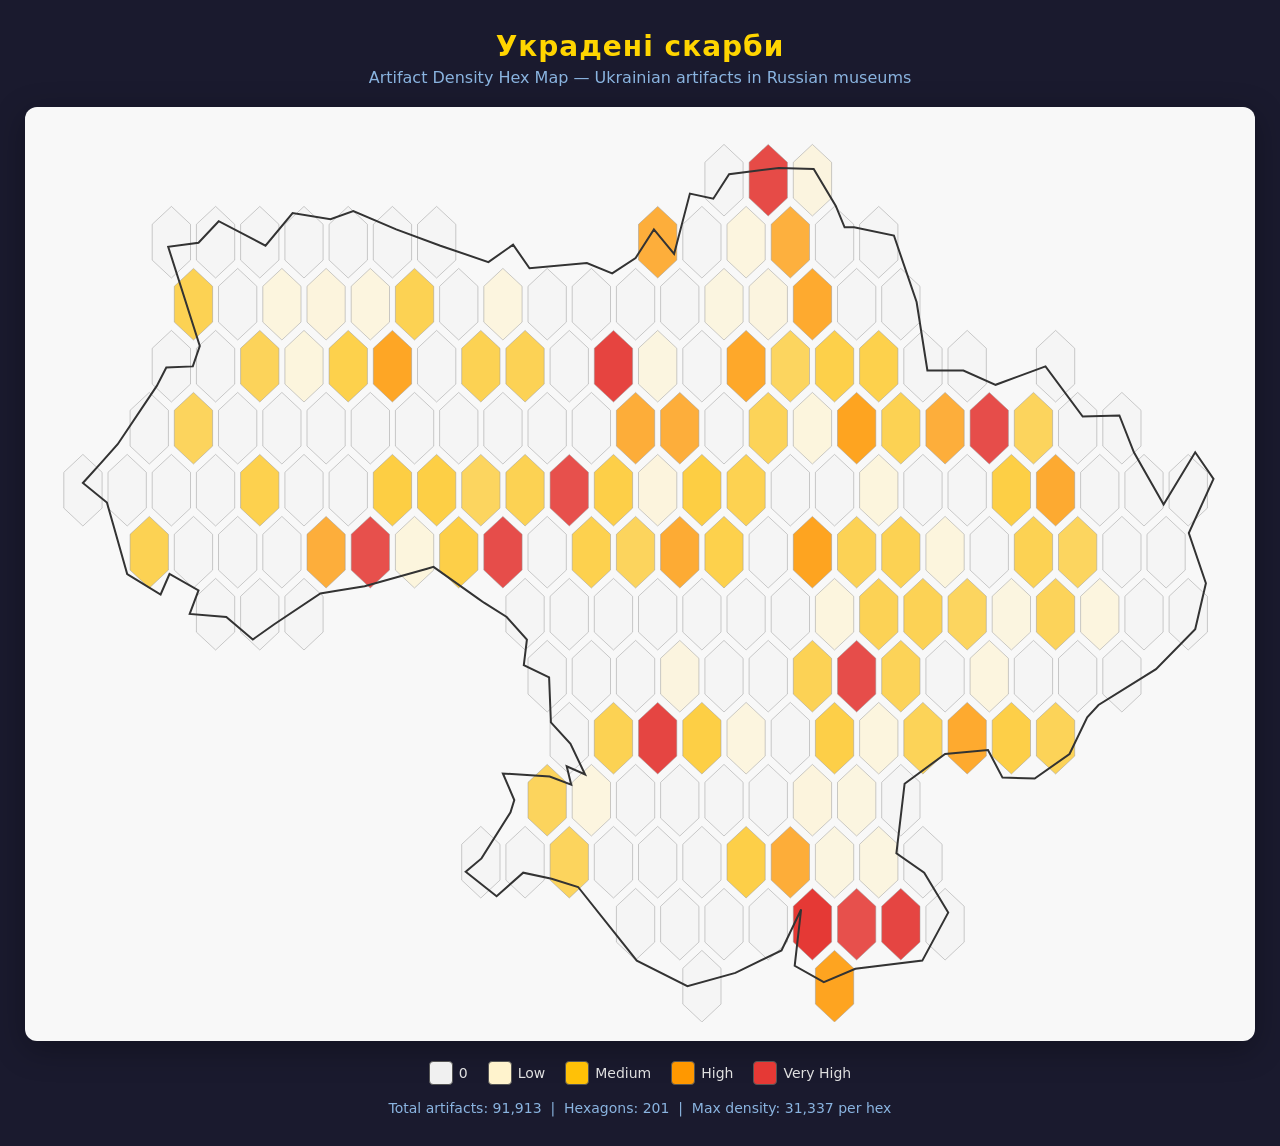
<file: ukraine_hex_map.html>
<!DOCTYPE html>
<html lang="en">
<head>
<meta charset="UTF-8">
<meta name="viewport" content="width=device-width, initial-scale=1.0">
<title>Украдені скарби — Hex Density Map</title>
<style>
  * { margin: 0; padding: 0; box-sizing: border-box; }
  body { 
    background: #1a1a2e; 
    color: #e0e0e0; 
    font-family: 'Segoe UI', system-ui, sans-serif;
    display: flex; flex-direction: column; align-items: center;
    min-height: 100vh; padding: 30px 20px;
  }
  h1 { 
    font-size: 28px; margin-bottom: 5px; color: #ffd500;
    letter-spacing: 1px;
  }
  h2 {
    font-size: 16px; color: #8ab4e0; margin-bottom: 20px;
    font-weight: 400;
  }
  .map-container {
    background: #f8f8f8;
    border-radius: 12px;
    padding: 15px;
    box-shadow: 0 8px 32px rgba(0,0,0,0.3);
  }
  svg polygon:hover {
    stroke: #000;
    stroke-width: 2;
    cursor: pointer;
  }
  .legend {
    display: flex; gap: 20px; margin-top: 20px;
    align-items: center; font-size: 14px;
  }
  .legend-item {
    display: flex; align-items: center; gap: 6px;
  }
  .legend-swatch {
    width: 24px; height: 24px; border-radius: 4px;
    border: 1px solid #555;
  }
  .stats {
    margin-top: 15px; font-size: 14px; color: #8ab4e0;
  }
  #tooltip {
    position: fixed; background: #222; color: #fff;
    padding: 8px 14px; border-radius: 6px; font-size: 13px;
    pointer-events: none; display: none; z-index: 100;
    box-shadow: 0 4px 12px rgba(0,0,0,0.4);
  }
</style>
</head>
<body>

<h1>Украдені скарби</h1>
<h2>Artifact Density Hex Map — Ukrainian artifacts in Russian museums</h2>

<div class="map-container">
  <svg viewBox="0 0 1200 900" width="1200" height="900"
       xmlns="http://www.w3.org/2000/svg">
    <!-- Hexagons -->
    <polygon points="681.0,846.3 661.9,828.4 642.8,846.3 642.8,882.1 661.9,900.0 681.0,882.1" fill="#f0f0f0" fill-opacity="0.4" stroke="#999" stroke-width="0.5" data-count="0" data-hermitage="0" data-shm="0"><title>Artifacts: 0 (Hermitage: 0, SHM: 0)</title></polygon><polygon points="813.7,846.3 794.5,828.4 775.4,846.3 775.4,882.1 794.5,900.0 813.7,882.1" fill="#ff9800" fill-opacity="0.87" stroke="#999" stroke-width="0.5" data-count="2319" data-hermitage="0" data-shm="2319"><title>Artifacts: 2319 (Hermitage: 0, SHM: 2319)</title></polygon><polygon points="614.7,784.3 595.6,766.4 576.4,784.3 576.4,820.1 595.6,838.0 614.7,820.1" fill="#f0f0f0" fill-opacity="0.4" stroke="#999" stroke-width="0.5" data-count="0" data-hermitage="0" data-shm="0"><title>Artifacts: 0 (Hermitage: 0, SHM: 0)</title></polygon><polygon points="658.9,784.3 639.8,766.4 620.6,784.3 620.6,820.1 639.8,838.0 658.9,820.1" fill="#f0f0f0" fill-opacity="0.4" stroke="#999" stroke-width="0.5" data-count="0" data-hermitage="0" data-shm="0"><title>Artifacts: 0 (Hermitage: 0, SHM: 0)</title></polygon><polygon points="703.1,784.3 684.0,766.4 664.9,784.3 664.9,820.1 684.0,838.0 703.1,820.1" fill="#f0f0f0" fill-opacity="0.4" stroke="#999" stroke-width="0.5" data-count="0" data-hermitage="0" data-shm="0"><title>Artifacts: 0 (Hermitage: 0, SHM: 0)</title></polygon><polygon points="747.4,784.3 728.2,766.4 709.1,784.3 709.1,820.1 728.2,838.0 747.4,820.1" fill="#f0f0f0" fill-opacity="0.4" stroke="#999" stroke-width="0.5" data-count="0" data-hermitage="0" data-shm="0"><title>Artifacts: 0 (Hermitage: 0, SHM: 0)</title></polygon><polygon points="791.6,784.3 772.4,766.4 753.3,784.3 753.3,820.1 772.4,838.0 791.6,820.1" fill="#e53935" fill-opacity="1.00" stroke="#999" stroke-width="0.5" data-count="31337" data-hermitage="2298" data-shm="29039"><title>Artifacts: 31337 (Hermitage: 2298, SHM: 29039)</title></polygon><polygon points="835.8,784.3 816.6,766.4 797.5,784.3 797.5,820.1 816.6,838.0 835.8,820.1" fill="#e53935" fill-opacity="0.88" stroke="#999" stroke-width="0.5" data-count="2773" data-hermitage="100" data-shm="2673"><title>Artifacts: 2773 (Hermitage: 100, SHM: 2673)</title></polygon><polygon points="880.0,784.3 860.8,766.4 841.7,784.3 841.7,820.1 860.8,838.0 880.0,820.1" fill="#e53935" fill-opacity="0.93" stroke="#999" stroke-width="0.5" data-count="7550" data-hermitage="164" data-shm="7386"><title>Artifacts: 7550 (Hermitage: 164, SHM: 7386)</title></polygon><polygon points="924.2,784.3 905.1,766.4 885.9,784.3 885.9,820.1 905.1,838.0 924.2,820.1" fill="#f0f0f0" fill-opacity="0.4" stroke="#999" stroke-width="0.5" data-count="0" data-hermitage="0" data-shm="0"><title>Artifacts: 0 (Hermitage: 0, SHM: 0)</title></polygon><polygon points="460.0,722.3 440.8,704.4 421.7,722.3 421.7,758.1 440.8,776.0 460.0,758.1" fill="#f0f0f0" fill-opacity="0.4" stroke="#999" stroke-width="0.5" data-count="0" data-hermitage="0" data-shm="0"><title>Artifacts: 0 (Hermitage: 0, SHM: 0)</title></polygon><polygon points="504.2,722.3 485.1,704.4 465.9,722.3 465.9,758.1 485.1,776.0 504.2,758.1" fill="#f0f0f0" fill-opacity="0.4" stroke="#999" stroke-width="0.5" data-count="0" data-hermitage="0" data-shm="0"><title>Artifacts: 0 (Hermitage: 0, SHM: 0)</title></polygon><polygon points="548.4,722.3 529.3,704.4 510.1,722.3 510.1,758.1 529.3,776.0 548.4,758.1" fill="#ffc107" fill-opacity="0.64" stroke="#999" stroke-width="0.5" data-count="16" data-hermitage="0" data-shm="16"><title>Artifacts: 16 (Hermitage: 0, SHM: 16)</title></polygon><polygon points="592.6,722.3 573.5,704.4 554.3,722.3 554.3,758.1 573.5,776.0 592.6,758.1" fill="#f0f0f0" fill-opacity="0.4" stroke="#999" stroke-width="0.5" data-count="0" data-hermitage="0" data-shm="0"><title>Artifacts: 0 (Hermitage: 0, SHM: 0)</title></polygon><polygon points="636.8,722.3 617.7,704.4 598.5,722.3 598.5,758.1 617.7,776.0 636.8,758.1" fill="#f0f0f0" fill-opacity="0.4" stroke="#999" stroke-width="0.5" data-count="0" data-hermitage="0" data-shm="0"><title>Artifacts: 0 (Hermitage: 0, SHM: 0)</title></polygon><polygon points="681.0,722.3 661.9,704.4 642.8,722.3 642.8,758.1 661.9,776.0 681.0,758.1" fill="#f0f0f0" fill-opacity="0.4" stroke="#999" stroke-width="0.5" data-count="0" data-hermitage="0" data-shm="0"><title>Artifacts: 0 (Hermitage: 0, SHM: 0)</title></polygon><polygon points="725.2,722.3 706.1,704.4 687.0,722.3 687.0,758.1 706.1,776.0 725.2,758.1" fill="#ffc107" fill-opacity="0.73" stroke="#999" stroke-width="0.5" data-count="105" data-hermitage="105" data-shm="0"><title>Artifacts: 105 (Hermitage: 105, SHM: 0)</title></polygon><polygon points="769.5,722.3 750.3,704.4 731.2,722.3 731.2,758.1 750.3,776.0 769.5,758.1" fill="#ff9800" fill-opacity="0.77" stroke="#999" stroke-width="0.5" data-count="262" data-hermitage="2" data-shm="260"><title>Artifacts: 262 (Hermitage: 2, SHM: 260)</title></polygon><polygon points="813.7,722.3 794.5,704.4 775.4,722.3 775.4,758.1 794.5,776.0 813.7,758.1" fill="#fff3cd" fill-opacity="0.53" stroke="#999" stroke-width="0.5" data-count="1" data-hermitage="0" data-shm="1"><title>Artifacts: 1 (Hermitage: 0, SHM: 1)</title></polygon><polygon points="857.9,722.3 838.7,704.4 819.6,722.3 819.6,758.1 838.7,776.0 857.9,758.1" fill="#fff3cd" fill-opacity="0.53" stroke="#999" stroke-width="0.5" data-count="1" data-hermitage="1" data-shm="0"><title>Artifacts: 1 (Hermitage: 1, SHM: 0)</title></polygon><polygon points="902.1,722.3 882.9,704.4 863.8,722.3 863.8,758.1 882.9,776.0 902.1,758.1" fill="#f0f0f0" fill-opacity="0.4" stroke="#999" stroke-width="0.5" data-count="0" data-hermitage="0" data-shm="0"><title>Artifacts: 0 (Hermitage: 0, SHM: 0)</title></polygon><polygon points="526.3,660.3 507.2,642.4 488.0,660.3 488.0,696.1 507.2,714.0 526.3,696.1" fill="#ffc107" fill-opacity="0.64" stroke="#999" stroke-width="0.5" data-count="18" data-hermitage="0" data-shm="18"><title>Artifacts: 18 (Hermitage: 0, SHM: 18)</title></polygon><polygon points="570.5,660.3 551.4,642.4 532.2,660.3 532.2,696.1 551.4,714.0 570.5,696.1" fill="#fff3cd" fill-opacity="0.57" stroke="#999" stroke-width="0.5" data-count="3" data-hermitage="2" data-shm="1"><title>Artifacts: 3 (Hermitage: 2, SHM: 1)</title></polygon><polygon points="614.7,660.3 595.6,642.4 576.4,660.3 576.4,696.1 595.6,714.0 614.7,696.1" fill="#f0f0f0" fill-opacity="0.4" stroke="#999" stroke-width="0.5" data-count="0" data-hermitage="0" data-shm="0"><title>Artifacts: 0 (Hermitage: 0, SHM: 0)</title></polygon><polygon points="658.9,660.3 639.8,642.4 620.6,660.3 620.6,696.1 639.8,714.0 658.9,696.1" fill="#f0f0f0" fill-opacity="0.4" stroke="#999" stroke-width="0.5" data-count="0" data-hermitage="0" data-shm="0"><title>Artifacts: 0 (Hermitage: 0, SHM: 0)</title></polygon><polygon points="703.1,660.3 684.0,642.4 664.9,660.3 664.9,696.1 684.0,714.0 703.1,696.1" fill="#f0f0f0" fill-opacity="0.4" stroke="#999" stroke-width="0.5" data-count="0" data-hermitage="0" data-shm="0"><title>Artifacts: 0 (Hermitage: 0, SHM: 0)</title></polygon><polygon points="747.4,660.3 728.2,642.4 709.1,660.3 709.1,696.1 728.2,714.0 747.4,696.1" fill="#f0f0f0" fill-opacity="0.4" stroke="#999" stroke-width="0.5" data-count="0" data-hermitage="0" data-shm="0"><title>Artifacts: 0 (Hermitage: 0, SHM: 0)</title></polygon><polygon points="791.6,660.3 772.4,642.4 753.3,660.3 753.3,696.1 772.4,714.0 791.6,696.1" fill="#fff3cd" fill-opacity="0.62" stroke="#999" stroke-width="0.5" data-count="12" data-hermitage="12" data-shm="0"><title>Artifacts: 12 (Hermitage: 12, SHM: 0)</title></polygon><polygon points="835.8,660.3 816.6,642.4 797.5,660.3 797.5,696.1 816.6,714.0 835.8,696.1" fill="#fff3cd" fill-opacity="0.53" stroke="#999" stroke-width="0.5" data-count="1" data-hermitage="0" data-shm="1"><title>Artifacts: 1 (Hermitage: 0, SHM: 1)</title></polygon><polygon points="880.0,660.3 860.8,642.4 841.7,660.3 841.7,696.1 860.8,714.0 880.0,696.1" fill="#f0f0f0" fill-opacity="0.4" stroke="#999" stroke-width="0.5" data-count="0" data-hermitage="0" data-shm="0"><title>Artifacts: 0 (Hermitage: 0, SHM: 0)</title></polygon><polygon points="548.4,598.3 529.3,580.4 510.1,598.3 510.1,634.1 529.3,652.0 548.4,634.1" fill="#f0f0f0" fill-opacity="0.4" stroke="#999" stroke-width="0.5" data-count="0" data-hermitage="0" data-shm="0"><title>Artifacts: 0 (Hermitage: 0, SHM: 0)</title></polygon><polygon points="592.6,598.3 573.5,580.4 554.3,598.3 554.3,634.1 573.5,652.0 592.6,634.1" fill="#ffc107" fill-opacity="0.68" stroke="#999" stroke-width="0.5" data-count="39" data-hermitage="30" data-shm="9"><title>Artifacts: 39 (Hermitage: 30, SHM: 9)</title></polygon><polygon points="636.8,598.3 617.7,580.4 598.5,598.3 598.5,634.1 617.7,652.0 636.8,634.1" fill="#e53935" fill-opacity="0.93" stroke="#999" stroke-width="0.5" data-count="6677" data-hermitage="6340" data-shm="337"><title>Artifacts: 6677 (Hermitage: 6340, SHM: 337)</title></polygon><polygon points="681.0,598.3 661.9,580.4 642.8,598.3 642.8,634.1 661.9,652.0 681.0,634.1" fill="#ffc107" fill-opacity="0.74" stroke="#999" stroke-width="0.5" data-count="153" data-hermitage="1" data-shm="152"><title>Artifacts: 153 (Hermitage: 1, SHM: 152)</title></polygon><polygon points="725.2,598.3 706.1,580.4 687.0,598.3 687.0,634.1 706.1,652.0 725.2,634.1" fill="#fff3cd" fill-opacity="0.58" stroke="#999" stroke-width="0.5" data-count="4" data-hermitage="3" data-shm="1"><title>Artifacts: 4 (Hermitage: 3, SHM: 1)</title></polygon><polygon points="769.5,598.3 750.3,580.4 731.2,598.3 731.2,634.1 750.3,652.0 769.5,634.1" fill="#f0f0f0" fill-opacity="0.4" stroke="#999" stroke-width="0.5" data-count="0" data-hermitage="0" data-shm="0"><title>Artifacts: 0 (Hermitage: 0, SHM: 0)</title></polygon><polygon points="813.7,598.3 794.5,580.4 775.4,598.3 775.4,634.1 794.5,652.0 813.7,634.1" fill="#ffc107" fill-opacity="0.73" stroke="#999" stroke-width="0.5" data-count="119" data-hermitage="0" data-shm="119"><title>Artifacts: 119 (Hermitage: 0, SHM: 119)</title></polygon><polygon points="857.9,598.3 838.7,580.4 819.6,598.3 819.6,634.1 838.7,652.0 857.9,634.1" fill="#fff3cd" fill-opacity="0.59" stroke="#999" stroke-width="0.5" data-count="6" data-hermitage="6" data-shm="0"><title>Artifacts: 6 (Hermitage: 6, SHM: 0)</title></polygon><polygon points="902.1,598.3 882.9,580.4 863.8,598.3 863.8,634.1 882.9,652.0 902.1,634.1" fill="#ffc107" fill-opacity="0.66" stroke="#999" stroke-width="0.5" data-count="25" data-hermitage="0" data-shm="25"><title>Artifacts: 25 (Hermitage: 0, SHM: 25)</title></polygon><polygon points="946.3,598.3 927.2,580.4 908.0,598.3 908.0,634.1 927.2,652.0 946.3,634.1" fill="#ff9800" fill-opacity="0.81" stroke="#999" stroke-width="0.5" data-count="647" data-hermitage="0" data-shm="647"><title>Artifacts: 647 (Hermitage: 0, SHM: 647)</title></polygon><polygon points="990.5,598.3 971.4,580.4 952.2,598.3 952.2,634.1 971.4,652.0 990.5,634.1" fill="#ffc107" fill-opacity="0.73" stroke="#999" stroke-width="0.5" data-count="119" data-hermitage="0" data-shm="119"><title>Artifacts: 119 (Hermitage: 0, SHM: 119)</title></polygon><polygon points="1034.7,598.3 1015.6,580.4 996.4,598.3 996.4,634.1 1015.6,652.0 1034.7,634.1" fill="#ffc107" fill-opacity="0.66" stroke="#999" stroke-width="0.5" data-count="24" data-hermitage="0" data-shm="24"><title>Artifacts: 24 (Hermitage: 0, SHM: 24)</title></polygon><polygon points="526.3,536.3 507.2,518.4 488.0,536.3 488.0,572.1 507.2,590.0 526.3,572.1" fill="#f0f0f0" fill-opacity="0.4" stroke="#999" stroke-width="0.5" data-count="0" data-hermitage="0" data-shm="0"><title>Artifacts: 0 (Hermitage: 0, SHM: 0)</title></polygon><polygon points="570.5,536.3 551.4,518.4 532.2,536.3 532.2,572.1 551.4,590.0 570.5,572.1" fill="#f0f0f0" fill-opacity="0.4" stroke="#999" stroke-width="0.5" data-count="0" data-hermitage="0" data-shm="0"><title>Artifacts: 0 (Hermitage: 0, SHM: 0)</title></polygon><polygon points="614.7,536.3 595.6,518.4 576.4,536.3 576.4,572.1 595.6,590.0 614.7,572.1" fill="#f0f0f0" fill-opacity="0.4" stroke="#999" stroke-width="0.5" data-count="0" data-hermitage="0" data-shm="0"><title>Artifacts: 0 (Hermitage: 0, SHM: 0)</title></polygon><polygon points="658.9,536.3 639.8,518.4 620.6,536.3 620.6,572.1 639.8,590.0 658.9,572.1" fill="#fff3cd" fill-opacity="0.55" stroke="#999" stroke-width="0.5" data-count="2" data-hermitage="0" data-shm="2"><title>Artifacts: 2 (Hermitage: 0, SHM: 2)</title></polygon><polygon points="703.1,536.3 684.0,518.4 664.9,536.3 664.9,572.1 684.0,590.0 703.1,572.1" fill="#f0f0f0" fill-opacity="0.4" stroke="#999" stroke-width="0.5" data-count="0" data-hermitage="0" data-shm="0"><title>Artifacts: 0 (Hermitage: 0, SHM: 0)</title></polygon><polygon points="747.4,536.3 728.2,518.4 709.1,536.3 709.1,572.1 728.2,590.0 747.4,572.1" fill="#f0f0f0" fill-opacity="0.4" stroke="#999" stroke-width="0.5" data-count="0" data-hermitage="0" data-shm="0"><title>Artifacts: 0 (Hermitage: 0, SHM: 0)</title></polygon><polygon points="791.6,536.3 772.4,518.4 753.3,536.3 753.3,572.1 772.4,590.0 791.6,572.1" fill="#ffc107" fill-opacity="0.67" stroke="#999" stroke-width="0.5" data-count="32" data-hermitage="19" data-shm="13"><title>Artifacts: 32 (Hermitage: 19, SHM: 13)</title></polygon><polygon points="835.8,536.3 816.6,518.4 797.5,536.3 797.5,572.1 816.6,590.0 835.8,572.1" fill="#e53935" fill-opacity="0.89" stroke="#999" stroke-width="0.5" data-count="3473" data-hermitage="128" data-shm="3345"><title>Artifacts: 3473 (Hermitage: 128, SHM: 3345)</title></polygon><polygon points="880.0,536.3 860.8,518.4 841.7,536.3 841.7,572.1 860.8,590.0 880.0,572.1" fill="#ffc107" fill-opacity="0.66" stroke="#999" stroke-width="0.5" data-count="29" data-hermitage="0" data-shm="29"><title>Artifacts: 29 (Hermitage: 0, SHM: 29)</title></polygon><polygon points="924.2,536.3 905.1,518.4 885.9,536.3 885.9,572.1 905.1,590.0 924.2,572.1" fill="#f0f0f0" fill-opacity="0.4" stroke="#999" stroke-width="0.5" data-count="0" data-hermitage="0" data-shm="0"><title>Artifacts: 0 (Hermitage: 0, SHM: 0)</title></polygon><polygon points="968.4,536.3 949.3,518.4 930.1,536.3 930.1,572.1 949.3,590.0 968.4,572.1" fill="#fff3cd" fill-opacity="0.57" stroke="#999" stroke-width="0.5" data-count="3" data-hermitage="0" data-shm="3"><title>Artifacts: 3 (Hermitage: 0, SHM: 3)</title></polygon><polygon points="1012.6,536.3 993.5,518.4 974.3,536.3 974.3,572.1 993.5,590.0 1012.6,572.1" fill="#f0f0f0" fill-opacity="0.4" stroke="#999" stroke-width="0.5" data-count="0" data-hermitage="0" data-shm="0"><title>Artifacts: 0 (Hermitage: 0, SHM: 0)</title></polygon><polygon points="1056.8,536.3 1037.7,518.4 1018.5,536.3 1018.5,572.1 1037.7,590.0 1056.8,572.1" fill="#f0f0f0" fill-opacity="0.4" stroke="#999" stroke-width="0.5" data-count="0" data-hermitage="0" data-shm="0"><title>Artifacts: 0 (Hermitage: 0, SHM: 0)</title></polygon><polygon points="1101.0,536.3 1081.9,518.4 1062.8,536.3 1062.8,572.1 1081.9,590.0 1101.0,572.1" fill="#f0f0f0" fill-opacity="0.4" stroke="#999" stroke-width="0.5" data-count="0" data-hermitage="0" data-shm="0"><title>Artifacts: 0 (Hermitage: 0, SHM: 0)</title></polygon><polygon points="194.7,474.3 175.6,456.4 156.4,474.3 156.4,510.1 175.6,528.0 194.7,510.1" fill="#f0f0f0" fill-opacity="0.4" stroke="#999" stroke-width="0.5" data-count="0" data-hermitage="0" data-shm="0"><title>Artifacts: 0 (Hermitage: 0, SHM: 0)</title></polygon><polygon points="238.9,474.3 219.8,456.4 200.6,474.3 200.6,510.1 219.8,528.0 238.9,510.1" fill="#f0f0f0" fill-opacity="0.4" stroke="#999" stroke-width="0.5" data-count="0" data-hermitage="0" data-shm="0"><title>Artifacts: 0 (Hermitage: 0, SHM: 0)</title></polygon><polygon points="283.1,474.3 264.0,456.4 244.9,474.3 244.9,510.1 264.0,528.0 283.1,510.1" fill="#f0f0f0" fill-opacity="0.4" stroke="#999" stroke-width="0.5" data-count="0" data-hermitage="0" data-shm="0"><title>Artifacts: 0 (Hermitage: 0, SHM: 0)</title></polygon><polygon points="504.2,474.3 485.1,456.4 465.9,474.3 465.9,510.1 485.1,528.0 504.2,510.1" fill="#f0f0f0" fill-opacity="0.4" stroke="#999" stroke-width="0.5" data-count="0" data-hermitage="0" data-shm="0"><title>Artifacts: 0 (Hermitage: 0, SHM: 0)</title></polygon><polygon points="548.4,474.3 529.3,456.4 510.1,474.3 510.1,510.1 529.3,528.0 548.4,510.1" fill="#f0f0f0" fill-opacity="0.4" stroke="#999" stroke-width="0.5" data-count="0" data-hermitage="0" data-shm="0"><title>Artifacts: 0 (Hermitage: 0, SHM: 0)</title></polygon><polygon points="592.6,474.3 573.5,456.4 554.3,474.3 554.3,510.1 573.5,528.0 592.6,510.1" fill="#f0f0f0" fill-opacity="0.4" stroke="#999" stroke-width="0.5" data-count="0" data-hermitage="0" data-shm="0"><title>Artifacts: 0 (Hermitage: 0, SHM: 0)</title></polygon><polygon points="636.8,474.3 617.7,456.4 598.5,474.3 598.5,510.1 617.7,528.0 636.8,510.1" fill="#f0f0f0" fill-opacity="0.4" stroke="#999" stroke-width="0.5" data-count="0" data-hermitage="0" data-shm="0"><title>Artifacts: 0 (Hermitage: 0, SHM: 0)</title></polygon><polygon points="681.0,474.3 661.9,456.4 642.8,474.3 642.8,510.1 661.9,528.0 681.0,510.1" fill="#f0f0f0" fill-opacity="0.4" stroke="#999" stroke-width="0.5" data-count="0" data-hermitage="0" data-shm="0"><title>Artifacts: 0 (Hermitage: 0, SHM: 0)</title></polygon><polygon points="725.2,474.3 706.1,456.4 687.0,474.3 687.0,510.1 706.1,528.0 725.2,510.1" fill="#f0f0f0" fill-opacity="0.4" stroke="#999" stroke-width="0.5" data-count="0" data-hermitage="0" data-shm="0"><title>Artifacts: 0 (Hermitage: 0, SHM: 0)</title></polygon><polygon points="769.5,474.3 750.3,456.4 731.2,474.3 731.2,510.1 750.3,528.0 769.5,510.1" fill="#f0f0f0" fill-opacity="0.4" stroke="#999" stroke-width="0.5" data-count="0" data-hermitage="0" data-shm="0"><title>Artifacts: 0 (Hermitage: 0, SHM: 0)</title></polygon><polygon points="813.7,474.3 794.5,456.4 775.4,474.3 775.4,510.1 794.5,528.0 813.7,510.1" fill="#fff3cd" fill-opacity="0.59" stroke="#999" stroke-width="0.5" data-count="5" data-hermitage="1" data-shm="4"><title>Artifacts: 5 (Hermitage: 1, SHM: 4)</title></polygon><polygon points="857.9,474.3 838.7,456.4 819.6,474.3 819.6,510.1 838.7,528.0 857.9,510.1" fill="#ffc107" fill-opacity="0.67" stroke="#999" stroke-width="0.5" data-count="34" data-hermitage="14" data-shm="20"><title>Artifacts: 34 (Hermitage: 14, SHM: 20)</title></polygon><polygon points="902.1,474.3 882.9,456.4 863.8,474.3 863.8,510.1 882.9,528.0 902.1,510.1" fill="#ffc107" fill-opacity="0.67" stroke="#999" stroke-width="0.5" data-count="32" data-hermitage="4" data-shm="28"><title>Artifacts: 32 (Hermitage: 4, SHM: 28)</title></polygon><polygon points="946.3,474.3 927.2,456.4 908.0,474.3 908.0,510.1 927.2,528.0 946.3,510.1" fill="#ffc107" fill-opacity="0.63" stroke="#999" stroke-width="0.5" data-count="14" data-hermitage="14" data-shm="0"><title>Artifacts: 14 (Hermitage: 14, SHM: 0)</title></polygon><polygon points="990.5,474.3 971.4,456.4 952.2,474.3 952.2,510.1 971.4,528.0 990.5,510.1" fill="#fff3cd" fill-opacity="0.53" stroke="#999" stroke-width="0.5" data-count="1" data-hermitage="0" data-shm="1"><title>Artifacts: 1 (Hermitage: 0, SHM: 1)</title></polygon><polygon points="1034.7,474.3 1015.6,456.4 996.4,474.3 996.4,510.1 1015.6,528.0 1034.7,510.1" fill="#ffc107" fill-opacity="0.65" stroke="#999" stroke-width="0.5" data-count="21" data-hermitage="0" data-shm="21"><title>Artifacts: 21 (Hermitage: 0, SHM: 21)</title></polygon><polygon points="1078.9,474.3 1059.8,456.4 1040.6,474.3 1040.6,510.1 1059.8,528.0 1078.9,510.1" fill="#fff3cd" fill-opacity="0.57" stroke="#999" stroke-width="0.5" data-count="3" data-hermitage="0" data-shm="3"><title>Artifacts: 3 (Hermitage: 0, SHM: 3)</title></polygon><polygon points="1123.1,474.3 1104.0,456.4 1084.9,474.3 1084.9,510.1 1104.0,528.0 1123.1,510.1" fill="#f0f0f0" fill-opacity="0.4" stroke="#999" stroke-width="0.5" data-count="0" data-hermitage="0" data-shm="0"><title>Artifacts: 0 (Hermitage: 0, SHM: 0)</title></polygon><polygon points="1167.4,474.3 1148.2,456.4 1129.1,474.3 1129.1,510.1 1148.2,528.0 1167.4,510.1" fill="#f0f0f0" fill-opacity="0.4" stroke="#999" stroke-width="0.5" data-count="0" data-hermitage="0" data-shm="0"><title>Artifacts: 0 (Hermitage: 0, SHM: 0)</title></polygon><polygon points="128.4,412.3 109.3,394.4 90.1,412.3 90.1,448.1 109.3,466.0 128.4,448.1" fill="#ffc107" fill-opacity="0.68" stroke="#999" stroke-width="0.5" data-count="44" data-hermitage="44" data-shm="0"><title>Artifacts: 44 (Hermitage: 44, SHM: 0)</title></polygon><polygon points="172.6,412.3 153.5,394.4 134.3,412.3 134.3,448.1 153.5,466.0 172.6,448.1" fill="#f0f0f0" fill-opacity="0.4" stroke="#999" stroke-width="0.5" data-count="0" data-hermitage="0" data-shm="0"><title>Artifacts: 0 (Hermitage: 0, SHM: 0)</title></polygon><polygon points="216.8,412.3 197.7,394.4 178.5,412.3 178.5,448.1 197.7,466.0 216.8,448.1" fill="#f0f0f0" fill-opacity="0.4" stroke="#999" stroke-width="0.5" data-count="0" data-hermitage="0" data-shm="0"><title>Artifacts: 0 (Hermitage: 0, SHM: 0)</title></polygon><polygon points="261.0,412.3 241.9,394.4 222.8,412.3 222.8,448.1 241.9,466.0 261.0,448.1" fill="#f0f0f0" fill-opacity="0.4" stroke="#999" stroke-width="0.5" data-count="0" data-hermitage="0" data-shm="0"><title>Artifacts: 0 (Hermitage: 0, SHM: 0)</title></polygon><polygon points="305.2,412.3 286.1,394.4 267.0,412.3 267.0,448.1 286.1,466.0 305.2,448.1" fill="#ff9800" fill-opacity="0.76" stroke="#999" stroke-width="0.5" data-count="211" data-hermitage="75" data-shm="136"><title>Artifacts: 211 (Hermitage: 75, SHM: 136)</title></polygon><polygon points="349.5,412.3 330.3,394.4 311.2,412.3 311.2,448.1 330.3,466.0 349.5,448.1" fill="#e53935" fill-opacity="0.88" stroke="#999" stroke-width="0.5" data-count="2680" data-hermitage="2680" data-shm="0"><title>Artifacts: 2680 (Hermitage: 2680, SHM: 0)</title></polygon><polygon points="393.7,412.3 374.5,394.4 355.4,412.3 355.4,448.1 374.5,466.0 393.7,448.1" fill="#fff3cd" fill-opacity="0.61" stroke="#999" stroke-width="0.5" data-count="8" data-hermitage="1" data-shm="7"><title>Artifacts: 8 (Hermitage: 1, SHM: 7)</title></polygon><polygon points="437.9,412.3 418.7,394.4 399.6,412.3 399.6,448.1 418.7,466.0 437.9,448.1" fill="#ffc107" fill-opacity="0.73" stroke="#999" stroke-width="0.5" data-count="120" data-hermitage="116" data-shm="4"><title>Artifacts: 120 (Hermitage: 116, SHM: 4)</title></polygon><polygon points="482.1,412.3 462.9,394.4 443.8,412.3 443.8,448.1 462.9,466.0 482.1,448.1" fill="#e53935" fill-opacity="0.89" stroke="#999" stroke-width="0.5" data-count="3211" data-hermitage="3204" data-shm="7"><title>Artifacts: 3211 (Hermitage: 3204, SHM: 7)</title></polygon><polygon points="526.3,412.3 507.2,394.4 488.0,412.3 488.0,448.1 507.2,466.0 526.3,448.1" fill="#f0f0f0" fill-opacity="0.4" stroke="#999" stroke-width="0.5" data-count="0" data-hermitage="0" data-shm="0"><title>Artifacts: 0 (Hermitage: 0, SHM: 0)</title></polygon><polygon points="570.5,412.3 551.4,394.4 532.2,412.3 532.2,448.1 551.4,466.0 570.5,448.1" fill="#ffc107" fill-opacity="0.70" stroke="#999" stroke-width="0.5" data-count="57" data-hermitage="0" data-shm="57"><title>Artifacts: 57 (Hermitage: 0, SHM: 57)</title></polygon><polygon points="614.7,412.3 595.6,394.4 576.4,412.3 576.4,448.1 595.6,466.0 614.7,448.1" fill="#ffc107" fill-opacity="0.64" stroke="#999" stroke-width="0.5" data-count="16" data-hermitage="0" data-shm="16"><title>Artifacts: 16 (Hermitage: 0, SHM: 16)</title></polygon><polygon points="658.9,412.3 639.8,394.4 620.6,412.3 620.6,448.1 639.8,466.0 658.9,448.1" fill="#ff9800" fill-opacity="0.79" stroke="#999" stroke-width="0.5" data-count="366" data-hermitage="366" data-shm="0"><title>Artifacts: 366 (Hermitage: 366, SHM: 0)</title></polygon><polygon points="703.1,412.3 684.0,394.4 664.9,412.3 664.9,448.1 684.0,466.0 703.1,448.1" fill="#ffc107" fill-opacity="0.71" stroke="#999" stroke-width="0.5" data-count="74" data-hermitage="74" data-shm="0"><title>Artifacts: 74 (Hermitage: 74, SHM: 0)</title></polygon><polygon points="747.4,412.3 728.2,394.4 709.1,412.3 709.1,448.1 728.2,466.0 747.4,448.1" fill="#f0f0f0" fill-opacity="0.4" stroke="#999" stroke-width="0.5" data-count="0" data-hermitage="0" data-shm="0"><title>Artifacts: 0 (Hermitage: 0, SHM: 0)</title></polygon><polygon points="791.6,412.3 772.4,394.4 753.3,412.3 753.3,448.1 772.4,466.0 791.6,448.1" fill="#ff9800" fill-opacity="0.87" stroke="#999" stroke-width="0.5" data-count="2274" data-hermitage="16" data-shm="2258"><title>Artifacts: 2274 (Hermitage: 16, SHM: 2258)</title></polygon><polygon points="835.8,412.3 816.6,394.4 797.5,412.3 797.5,448.1 816.6,466.0 835.8,448.1" fill="#ffc107" fill-opacity="0.67" stroke="#999" stroke-width="0.5" data-count="36" data-hermitage="3" data-shm="33"><title>Artifacts: 36 (Hermitage: 3, SHM: 33)</title></polygon><polygon points="880.0,412.3 860.8,394.4 841.7,412.3 841.7,448.1 860.8,466.0 880.0,448.1" fill="#ffc107" fill-opacity="0.68" stroke="#999" stroke-width="0.5" data-count="42" data-hermitage="0" data-shm="42"><title>Artifacts: 42 (Hermitage: 0, SHM: 42)</title></polygon><polygon points="924.2,412.3 905.1,394.4 885.9,412.3 885.9,448.1 905.1,466.0 924.2,448.1" fill="#fff3cd" fill-opacity="0.61" stroke="#999" stroke-width="0.5" data-count="9" data-hermitage="0" data-shm="9"><title>Artifacts: 9 (Hermitage: 0, SHM: 9)</title></polygon><polygon points="968.4,412.3 949.3,394.4 930.1,412.3 930.1,448.1 949.3,466.0 968.4,448.1" fill="#f0f0f0" fill-opacity="0.4" stroke="#999" stroke-width="0.5" data-count="0" data-hermitage="0" data-shm="0"><title>Artifacts: 0 (Hermitage: 0, SHM: 0)</title></polygon><polygon points="1012.6,412.3 993.5,394.4 974.3,412.3 974.3,448.1 993.5,466.0 1012.6,448.1" fill="#ffc107" fill-opacity="0.68" stroke="#999" stroke-width="0.5" data-count="45" data-hermitage="0" data-shm="45"><title>Artifacts: 45 (Hermitage: 0, SHM: 45)</title></polygon><polygon points="1056.8,412.3 1037.7,394.4 1018.5,412.3 1018.5,448.1 1037.7,466.0 1056.8,448.1" fill="#ffc107" fill-opacity="0.63" stroke="#999" stroke-width="0.5" data-count="15" data-hermitage="0" data-shm="15"><title>Artifacts: 15 (Hermitage: 0, SHM: 15)</title></polygon><polygon points="1101.0,412.3 1081.9,394.4 1062.8,412.3 1062.8,448.1 1081.9,466.0 1101.0,448.1" fill="#f0f0f0" fill-opacity="0.4" stroke="#999" stroke-width="0.5" data-count="0" data-hermitage="0" data-shm="0"><title>Artifacts: 0 (Hermitage: 0, SHM: 0)</title></polygon><polygon points="1145.2,412.3 1126.1,394.4 1107.0,412.3 1107.0,448.1 1126.1,466.0 1145.2,448.1" fill="#f0f0f0" fill-opacity="0.4" stroke="#999" stroke-width="0.5" data-count="0" data-hermitage="0" data-shm="0"><title>Artifacts: 0 (Hermitage: 0, SHM: 0)</title></polygon><polygon points="62.1,350.3 42.9,332.4 23.8,350.3 23.8,386.1 42.9,404.0 62.1,386.1" fill="#f0f0f0" fill-opacity="0.4" stroke="#999" stroke-width="0.5" data-count="0" data-hermitage="0" data-shm="0"><title>Artifacts: 0 (Hermitage: 0, SHM: 0)</title></polygon><polygon points="106.3,350.3 87.2,332.4 68.0,350.3 68.0,386.1 87.2,404.0 106.3,386.1" fill="#f0f0f0" fill-opacity="0.4" stroke="#999" stroke-width="0.5" data-count="0" data-hermitage="0" data-shm="0"><title>Artifacts: 0 (Hermitage: 0, SHM: 0)</title></polygon><polygon points="150.5,350.3 131.4,332.4 112.2,350.3 112.2,386.1 131.4,404.0 150.5,386.1" fill="#f0f0f0" fill-opacity="0.4" stroke="#999" stroke-width="0.5" data-count="0" data-hermitage="0" data-shm="0"><title>Artifacts: 0 (Hermitage: 0, SHM: 0)</title></polygon><polygon points="194.7,350.3 175.6,332.4 156.4,350.3 156.4,386.1 175.6,404.0 194.7,386.1" fill="#f0f0f0" fill-opacity="0.4" stroke="#999" stroke-width="0.5" data-count="0" data-hermitage="0" data-shm="0"><title>Artifacts: 0 (Hermitage: 0, SHM: 0)</title></polygon><polygon points="238.9,350.3 219.8,332.4 200.6,350.3 200.6,386.1 219.8,404.0 238.9,386.1" fill="#ffc107" fill-opacity="0.70" stroke="#999" stroke-width="0.5" data-count="60" data-hermitage="60" data-shm="0"><title>Artifacts: 60 (Hermitage: 60, SHM: 0)</title></polygon><polygon points="283.1,350.3 264.0,332.4 244.9,350.3 244.9,386.1 264.0,404.0 283.1,386.1" fill="#f0f0f0" fill-opacity="0.4" stroke="#999" stroke-width="0.5" data-count="0" data-hermitage="0" data-shm="0"><title>Artifacts: 0 (Hermitage: 0, SHM: 0)</title></polygon><polygon points="327.4,350.3 308.2,332.4 289.1,350.3 289.1,386.1 308.2,404.0 327.4,386.1" fill="#f0f0f0" fill-opacity="0.4" stroke="#999" stroke-width="0.5" data-count="0" data-hermitage="0" data-shm="0"><title>Artifacts: 0 (Hermitage: 0, SHM: 0)</title></polygon><polygon points="371.6,350.3 352.4,332.4 333.3,350.3 333.3,386.1 352.4,404.0 371.6,386.1" fill="#ffc107" fill-opacity="0.75" stroke="#999" stroke-width="0.5" data-count="169" data-hermitage="0" data-shm="169"><title>Artifacts: 169 (Hermitage: 0, SHM: 169)</title></polygon><polygon points="415.8,350.3 396.6,332.4 377.5,350.3 377.5,386.1 396.6,404.0 415.8,386.1" fill="#ffc107" fill-opacity="0.74" stroke="#999" stroke-width="0.5" data-count="130" data-hermitage="130" data-shm="0"><title>Artifacts: 130 (Hermitage: 130, SHM: 0)</title></polygon><polygon points="460.0,350.3 440.8,332.4 421.7,350.3 421.7,386.1 440.8,404.0 460.0,386.1" fill="#ffc107" fill-opacity="0.63" stroke="#999" stroke-width="0.5" data-count="14" data-hermitage="14" data-shm="0"><title>Artifacts: 14 (Hermitage: 14, SHM: 0)</title></polygon><polygon points="504.2,350.3 485.1,332.4 465.9,350.3 465.9,386.1 485.1,404.0 504.2,386.1" fill="#ffc107" fill-opacity="0.68" stroke="#999" stroke-width="0.5" data-count="45" data-hermitage="15" data-shm="30"><title>Artifacts: 45 (Hermitage: 15, SHM: 30)</title></polygon><polygon points="548.4,350.3 529.3,332.4 510.1,350.3 510.1,386.1 529.3,404.0 548.4,386.1" fill="#e53935" fill-opacity="0.88" stroke="#999" stroke-width="0.5" data-count="2492" data-hermitage="504" data-shm="1988"><title>Artifacts: 2492 (Hermitage: 504, SHM: 1988)</title></polygon><polygon points="592.6,350.3 573.5,332.4 554.3,350.3 554.3,386.1 573.5,404.0 592.6,386.1" fill="#ffc107" fill-opacity="0.73" stroke="#999" stroke-width="0.5" data-count="110" data-hermitage="23" data-shm="87"><title>Artifacts: 110 (Hermitage: 23, SHM: 87)</title></polygon><polygon points="636.8,350.3 617.7,332.4 598.5,350.3 598.5,386.1 617.7,404.0 636.8,386.1" fill="#fff3cd" fill-opacity="0.62" stroke="#999" stroke-width="0.5" data-count="10" data-hermitage="10" data-shm="0"><title>Artifacts: 10 (Hermitage: 10, SHM: 0)</title></polygon><polygon points="681.0,350.3 661.9,332.4 642.8,350.3 642.8,386.1 661.9,404.0 681.0,386.1" fill="#ffc107" fill-opacity="0.75" stroke="#999" stroke-width="0.5" data-count="171" data-hermitage="84" data-shm="87"><title>Artifacts: 171 (Hermitage: 84, SHM: 87)</title></polygon><polygon points="725.2,350.3 706.1,332.4 687.0,350.3 687.0,386.1 706.1,404.0 725.2,386.1" fill="#ffc107" fill-opacity="0.69" stroke="#999" stroke-width="0.5" data-count="49" data-hermitage="38" data-shm="11"><title>Artifacts: 49 (Hermitage: 38, SHM: 11)</title></polygon><polygon points="769.5,350.3 750.3,332.4 731.2,350.3 731.2,386.1 750.3,404.0 769.5,386.1" fill="#f0f0f0" fill-opacity="0.4" stroke="#999" stroke-width="0.5" data-count="0" data-hermitage="0" data-shm="0"><title>Artifacts: 0 (Hermitage: 0, SHM: 0)</title></polygon><polygon points="813.7,350.3 794.5,332.4 775.4,350.3 775.4,386.1 794.5,404.0 813.7,386.1" fill="#f0f0f0" fill-opacity="0.4" stroke="#999" stroke-width="0.5" data-count="0" data-hermitage="0" data-shm="0"><title>Artifacts: 0 (Hermitage: 0, SHM: 0)</title></polygon><polygon points="857.9,350.3 838.7,332.4 819.6,350.3 819.6,386.1 838.7,404.0 857.9,386.1" fill="#fff3cd" fill-opacity="0.61" stroke="#999" stroke-width="0.5" data-count="8" data-hermitage="8" data-shm="0"><title>Artifacts: 8 (Hermitage: 8, SHM: 0)</title></polygon><polygon points="902.1,350.3 882.9,332.4 863.8,350.3 863.8,386.1 882.9,404.0 902.1,386.1" fill="#f0f0f0" fill-opacity="0.4" stroke="#999" stroke-width="0.5" data-count="0" data-hermitage="0" data-shm="0"><title>Artifacts: 0 (Hermitage: 0, SHM: 0)</title></polygon><polygon points="946.3,350.3 927.2,332.4 908.0,350.3 908.0,386.1 927.2,404.0 946.3,386.1" fill="#f0f0f0" fill-opacity="0.4" stroke="#999" stroke-width="0.5" data-count="0" data-hermitage="0" data-shm="0"><title>Artifacts: 0 (Hermitage: 0, SHM: 0)</title></polygon><polygon points="990.5,350.3 971.4,332.4 952.2,350.3 952.2,386.1 971.4,404.0 990.5,386.1" fill="#ffc107" fill-opacity="0.74" stroke="#999" stroke-width="0.5" data-count="157" data-hermitage="1" data-shm="156"><title>Artifacts: 157 (Hermitage: 1, SHM: 156)</title></polygon><polygon points="1034.7,350.3 1015.6,332.4 996.4,350.3 996.4,386.1 1015.6,404.0 1034.7,386.1" fill="#ff9800" fill-opacity="0.80" stroke="#999" stroke-width="0.5" data-count="468" data-hermitage="346" data-shm="122"><title>Artifacts: 468 (Hermitage: 346, SHM: 122)</title></polygon><polygon points="1078.9,350.3 1059.8,332.4 1040.6,350.3 1040.6,386.1 1059.8,404.0 1078.9,386.1" fill="#f0f0f0" fill-opacity="0.4" stroke="#999" stroke-width="0.5" data-count="0" data-hermitage="0" data-shm="0"><title>Artifacts: 0 (Hermitage: 0, SHM: 0)</title></polygon><polygon points="1123.1,350.3 1104.0,332.4 1084.9,350.3 1084.9,386.1 1104.0,404.0 1123.1,386.1" fill="#f0f0f0" fill-opacity="0.4" stroke="#999" stroke-width="0.5" data-count="0" data-hermitage="0" data-shm="0"><title>Artifacts: 0 (Hermitage: 0, SHM: 0)</title></polygon><polygon points="1167.4,350.3 1148.2,332.4 1129.1,350.3 1129.1,386.1 1148.2,404.0 1167.4,386.1" fill="#f0f0f0" fill-opacity="0.4" stroke="#999" stroke-width="0.5" data-count="0" data-hermitage="0" data-shm="0"><title>Artifacts: 0 (Hermitage: 0, SHM: 0)</title></polygon><polygon points="128.4,288.3 109.3,270.4 90.1,288.3 90.1,324.1 109.3,342.0 128.4,324.1" fill="#f0f0f0" fill-opacity="0.4" stroke="#999" stroke-width="0.5" data-count="0" data-hermitage="0" data-shm="0"><title>Artifacts: 0 (Hermitage: 0, SHM: 0)</title></polygon><polygon points="172.6,288.3 153.5,270.4 134.3,288.3 134.3,324.1 153.5,342.0 172.6,324.1" fill="#ffc107" fill-opacity="0.64" stroke="#999" stroke-width="0.5" data-count="16" data-hermitage="16" data-shm="0"><title>Artifacts: 16 (Hermitage: 16, SHM: 0)</title></polygon><polygon points="216.8,288.3 197.7,270.4 178.5,288.3 178.5,324.1 197.7,342.0 216.8,324.1" fill="#f0f0f0" fill-opacity="0.4" stroke="#999" stroke-width="0.5" data-count="0" data-hermitage="0" data-shm="0"><title>Artifacts: 0 (Hermitage: 0, SHM: 0)</title></polygon><polygon points="261.0,288.3 241.9,270.4 222.8,288.3 222.8,324.1 241.9,342.0 261.0,324.1" fill="#f0f0f0" fill-opacity="0.4" stroke="#999" stroke-width="0.5" data-count="0" data-hermitage="0" data-shm="0"><title>Artifacts: 0 (Hermitage: 0, SHM: 0)</title></polygon><polygon points="305.2,288.3 286.1,270.4 267.0,288.3 267.0,324.1 286.1,342.0 305.2,324.1" fill="#f0f0f0" fill-opacity="0.4" stroke="#999" stroke-width="0.5" data-count="0" data-hermitage="0" data-shm="0"><title>Artifacts: 0 (Hermitage: 0, SHM: 0)</title></polygon><polygon points="349.5,288.3 330.3,270.4 311.2,288.3 311.2,324.1 330.3,342.0 349.5,324.1" fill="#f0f0f0" fill-opacity="0.4" stroke="#999" stroke-width="0.5" data-count="0" data-hermitage="0" data-shm="0"><title>Artifacts: 0 (Hermitage: 0, SHM: 0)</title></polygon><polygon points="393.7,288.3 374.5,270.4 355.4,288.3 355.4,324.1 374.5,342.0 393.7,324.1" fill="#f0f0f0" fill-opacity="0.4" stroke="#999" stroke-width="0.5" data-count="0" data-hermitage="0" data-shm="0"><title>Artifacts: 0 (Hermitage: 0, SHM: 0)</title></polygon><polygon points="437.9,288.3 418.7,270.4 399.6,288.3 399.6,324.1 418.7,342.0 437.9,324.1" fill="#f0f0f0" fill-opacity="0.4" stroke="#999" stroke-width="0.5" data-count="0" data-hermitage="0" data-shm="0"><title>Artifacts: 0 (Hermitage: 0, SHM: 0)</title></polygon><polygon points="482.1,288.3 462.9,270.4 443.8,288.3 443.8,324.1 462.9,342.0 482.1,324.1" fill="#f0f0f0" fill-opacity="0.4" stroke="#999" stroke-width="0.5" data-count="0" data-hermitage="0" data-shm="0"><title>Artifacts: 0 (Hermitage: 0, SHM: 0)</title></polygon><polygon points="526.3,288.3 507.2,270.4 488.0,288.3 488.0,324.1 507.2,342.0 526.3,324.1" fill="#f0f0f0" fill-opacity="0.4" stroke="#999" stroke-width="0.5" data-count="0" data-hermitage="0" data-shm="0"><title>Artifacts: 0 (Hermitage: 0, SHM: 0)</title></polygon><polygon points="570.5,288.3 551.4,270.4 532.2,288.3 532.2,324.1 551.4,342.0 570.5,324.1" fill="#f0f0f0" fill-opacity="0.4" stroke="#999" stroke-width="0.5" data-count="0" data-hermitage="0" data-shm="0"><title>Artifacts: 0 (Hermitage: 0, SHM: 0)</title></polygon><polygon points="614.7,288.3 595.6,270.4 576.4,288.3 576.4,324.1 595.6,342.0 614.7,324.1" fill="#ff9800" fill-opacity="0.77" stroke="#999" stroke-width="0.5" data-count="254" data-hermitage="60" data-shm="194"><title>Artifacts: 254 (Hermitage: 60, SHM: 194)</title></polygon><polygon points="658.9,288.3 639.8,270.4 620.6,288.3 620.6,324.1 639.8,342.0 658.9,324.1" fill="#ff9800" fill-opacity="0.76" stroke="#999" stroke-width="0.5" data-count="218" data-hermitage="81" data-shm="137"><title>Artifacts: 218 (Hermitage: 81, SHM: 137)</title></polygon><polygon points="703.1,288.3 684.0,270.4 664.9,288.3 664.9,324.1 684.0,342.0 703.1,324.1" fill="#f0f0f0" fill-opacity="0.4" stroke="#999" stroke-width="0.5" data-count="0" data-hermitage="0" data-shm="0"><title>Artifacts: 0 (Hermitage: 0, SHM: 0)</title></polygon><polygon points="747.4,288.3 728.2,270.4 709.1,288.3 709.1,324.1 728.2,342.0 747.4,324.1" fill="#ffc107" fill-opacity="0.66" stroke="#999" stroke-width="0.5" data-count="27" data-hermitage="19" data-shm="8"><title>Artifacts: 27 (Hermitage: 19, SHM: 8)</title></polygon><polygon points="791.6,288.3 772.4,270.4 753.3,288.3 753.3,324.1 772.4,342.0 791.6,324.1" fill="#fff3cd" fill-opacity="0.61" stroke="#999" stroke-width="0.5" data-count="9" data-hermitage="9" data-shm="0"><title>Artifacts: 9 (Hermitage: 9, SHM: 0)</title></polygon><polygon points="835.8,288.3 816.6,270.4 797.5,288.3 797.5,324.1 816.6,342.0 835.8,324.1" fill="#ff9800" fill-opacity="0.87" stroke="#999" stroke-width="0.5" data-count="2106" data-hermitage="0" data-shm="2106"><title>Artifacts: 2106 (Hermitage: 0, SHM: 2106)</title></polygon><polygon points="880.0,288.3 860.8,270.4 841.7,288.3 841.7,324.1 860.8,342.0 880.0,324.1" fill="#ffc107" fill-opacity="0.68" stroke="#999" stroke-width="0.5" data-count="37" data-hermitage="0" data-shm="37"><title>Artifacts: 37 (Hermitage: 0, SHM: 37)</title></polygon><polygon points="924.2,288.3 905.1,270.4 885.9,288.3 885.9,324.1 905.1,342.0 924.2,324.1" fill="#ff9800" fill-opacity="0.76" stroke="#999" stroke-width="0.5" data-count="239" data-hermitage="104" data-shm="135"><title>Artifacts: 239 (Hermitage: 104, SHM: 135)</title></polygon><polygon points="968.4,288.3 949.3,270.4 930.1,288.3 930.1,324.1 949.3,342.0 968.4,324.1" fill="#e53935" fill-opacity="0.89" stroke="#999" stroke-width="0.5" data-count="3057" data-hermitage="50" data-shm="3007"><title>Artifacts: 3057 (Hermitage: 50, SHM: 3007)</title></polygon><polygon points="1012.6,288.3 993.5,270.4 974.3,288.3 974.3,324.1 993.5,342.0 1012.6,324.1" fill="#ffc107" fill-opacity="0.64" stroke="#999" stroke-width="0.5" data-count="18" data-hermitage="0" data-shm="18"><title>Artifacts: 18 (Hermitage: 0, SHM: 18)</title></polygon><polygon points="1056.8,288.3 1037.7,270.4 1018.5,288.3 1018.5,324.1 1037.7,342.0 1056.8,324.1" fill="#f0f0f0" fill-opacity="0.4" stroke="#999" stroke-width="0.5" data-count="0" data-hermitage="0" data-shm="0"><title>Artifacts: 0 (Hermitage: 0, SHM: 0)</title></polygon><polygon points="1101.0,288.3 1081.9,270.4 1062.8,288.3 1062.8,324.1 1081.9,342.0 1101.0,324.1" fill="#f0f0f0" fill-opacity="0.4" stroke="#999" stroke-width="0.5" data-count="0" data-hermitage="0" data-shm="0"><title>Artifacts: 0 (Hermitage: 0, SHM: 0)</title></polygon><polygon points="150.5,226.3 131.4,208.4 112.2,226.3 112.2,262.1 131.4,280.0 150.5,262.1" fill="#f0f0f0" fill-opacity="0.4" stroke="#999" stroke-width="0.5" data-count="0" data-hermitage="0" data-shm="0"><title>Artifacts: 0 (Hermitage: 0, SHM: 0)</title></polygon><polygon points="194.7,226.3 175.6,208.4 156.4,226.3 156.4,262.1 175.6,280.0 194.7,262.1" fill="#f0f0f0" fill-opacity="0.4" stroke="#999" stroke-width="0.5" data-count="0" data-hermitage="0" data-shm="0"><title>Artifacts: 0 (Hermitage: 0, SHM: 0)</title></polygon><polygon points="238.9,226.3 219.8,208.4 200.6,226.3 200.6,262.1 219.8,280.0 238.9,262.1" fill="#ffc107" fill-opacity="0.65" stroke="#999" stroke-width="0.5" data-count="23" data-hermitage="0" data-shm="23"><title>Artifacts: 23 (Hermitage: 0, SHM: 23)</title></polygon><polygon points="283.1,226.3 264.0,208.4 244.9,226.3 244.9,262.1 264.0,280.0 283.1,262.1" fill="#fff3cd" fill-opacity="0.61" stroke="#999" stroke-width="0.5" data-count="8" data-hermitage="0" data-shm="8"><title>Artifacts: 8 (Hermitage: 0, SHM: 8)</title></polygon><polygon points="327.4,226.3 308.2,208.4 289.1,226.3 289.1,262.1 308.2,280.0 327.4,262.1" fill="#ffc107" fill-opacity="0.71" stroke="#999" stroke-width="0.5" data-count="72" data-hermitage="72" data-shm="0"><title>Artifacts: 72 (Hermitage: 72, SHM: 0)</title></polygon><polygon points="371.6,226.3 352.4,208.4 333.3,226.3 333.3,262.1 352.4,280.0 371.6,262.1" fill="#ff9800" fill-opacity="0.85" stroke="#999" stroke-width="0.5" data-count="1270" data-hermitage="1270" data-shm="0"><title>Artifacts: 1270 (Hermitage: 1270, SHM: 0)</title></polygon><polygon points="415.8,226.3 396.6,208.4 377.5,226.3 377.5,262.1 396.6,280.0 415.8,262.1" fill="#f0f0f0" fill-opacity="0.4" stroke="#999" stroke-width="0.5" data-count="0" data-hermitage="0" data-shm="0"><title>Artifacts: 0 (Hermitage: 0, SHM: 0)</title></polygon><polygon points="460.0,226.3 440.8,208.4 421.7,226.3 421.7,262.1 440.8,280.0 460.0,262.1" fill="#ffc107" fill-opacity="0.68" stroke="#999" stroke-width="0.5" data-count="43" data-hermitage="0" data-shm="43"><title>Artifacts: 43 (Hermitage: 0, SHM: 43)</title></polygon><polygon points="504.2,226.3 485.1,208.4 465.9,226.3 465.9,262.1 485.1,280.0 504.2,262.1" fill="#ffc107" fill-opacity="0.67" stroke="#999" stroke-width="0.5" data-count="33" data-hermitage="0" data-shm="33"><title>Artifacts: 33 (Hermitage: 0, SHM: 33)</title></polygon><polygon points="548.4,226.3 529.3,208.4 510.1,226.3 510.1,262.1 529.3,280.0 548.4,262.1" fill="#f0f0f0" fill-opacity="0.4" stroke="#999" stroke-width="0.5" data-count="0" data-hermitage="0" data-shm="0"><title>Artifacts: 0 (Hermitage: 0, SHM: 0)</title></polygon><polygon points="592.6,226.3 573.5,208.4 554.3,226.3 554.3,262.1 573.5,280.0 592.6,262.1" fill="#e53935" fill-opacity="0.94" stroke="#999" stroke-width="0.5" data-count="9130" data-hermitage="4" data-shm="9126"><title>Artifacts: 9130 (Hermitage: 4, SHM: 9126)</title></polygon><polygon points="636.8,226.3 617.7,208.4 598.5,226.3 598.5,262.1 617.7,280.0 636.8,262.1" fill="#fff3cd" fill-opacity="0.53" stroke="#999" stroke-width="0.5" data-count="1" data-hermitage="1" data-shm="0"><title>Artifacts: 1 (Hermitage: 1, SHM: 0)</title></polygon><polygon points="681.0,226.3 661.9,208.4 642.8,226.3 642.8,262.1 661.9,280.0 681.0,262.1" fill="#f0f0f0" fill-opacity="0.4" stroke="#999" stroke-width="0.5" data-count="0" data-hermitage="0" data-shm="0"><title>Artifacts: 0 (Hermitage: 0, SHM: 0)</title></polygon><polygon points="725.2,226.3 706.1,208.4 687.0,226.3 687.0,262.1 706.1,280.0 725.2,262.1" fill="#ff9800" fill-opacity="0.83" stroke="#999" stroke-width="0.5" data-count="877" data-hermitage="109" data-shm="768"><title>Artifacts: 877 (Hermitage: 109, SHM: 768)</title></polygon><polygon points="769.5,226.3 750.3,208.4 731.2,226.3 731.2,262.1 750.3,280.0 769.5,262.1" fill="#ffc107" fill-opacity="0.63" stroke="#999" stroke-width="0.5" data-count="14" data-hermitage="0" data-shm="14"><title>Artifacts: 14 (Hermitage: 0, SHM: 14)</title></polygon><polygon points="813.7,226.3 794.5,208.4 775.4,226.3 775.4,262.1 794.5,280.0 813.7,262.1" fill="#ffc107" fill-opacity="0.72" stroke="#999" stroke-width="0.5" data-count="102" data-hermitage="101" data-shm="1"><title>Artifacts: 102 (Hermitage: 101, SHM: 1)</title></polygon><polygon points="857.9,226.3 838.7,208.4 819.6,226.3 819.6,262.1 838.7,280.0 857.9,262.1" fill="#ffc107" fill-opacity="0.71" stroke="#999" stroke-width="0.5" data-count="76" data-hermitage="0" data-shm="76"><title>Artifacts: 76 (Hermitage: 0, SHM: 76)</title></polygon><polygon points="902.1,226.3 882.9,208.4 863.8,226.3 863.8,262.1 882.9,280.0 902.1,262.1" fill="#f0f0f0" fill-opacity="0.4" stroke="#999" stroke-width="0.5" data-count="0" data-hermitage="0" data-shm="0"><title>Artifacts: 0 (Hermitage: 0, SHM: 0)</title></polygon><polygon points="946.3,226.3 927.2,208.4 908.0,226.3 908.0,262.1 927.2,280.0 946.3,262.1" fill="#f0f0f0" fill-opacity="0.4" stroke="#999" stroke-width="0.5" data-count="0" data-hermitage="0" data-shm="0"><title>Artifacts: 0 (Hermitage: 0, SHM: 0)</title></polygon><polygon points="1034.7,226.3 1015.6,208.4 996.4,226.3 996.4,262.1 1015.6,280.0 1034.7,262.1" fill="#f0f0f0" fill-opacity="0.4" stroke="#999" stroke-width="0.5" data-count="0" data-hermitage="0" data-shm="0"><title>Artifacts: 0 (Hermitage: 0, SHM: 0)</title></polygon><polygon points="172.6,164.3 153.5,146.4 134.3,164.3 134.3,200.1 153.5,218.0 172.6,200.1" fill="#ffc107" fill-opacity="0.68" stroke="#999" stroke-width="0.5" data-count="43" data-hermitage="0" data-shm="43"><title>Artifacts: 43 (Hermitage: 0, SHM: 43)</title></polygon><polygon points="216.8,164.3 197.7,146.4 178.5,164.3 178.5,200.1 197.7,218.0 216.8,200.1" fill="#f0f0f0" fill-opacity="0.4" stroke="#999" stroke-width="0.5" data-count="0" data-hermitage="0" data-shm="0"><title>Artifacts: 0 (Hermitage: 0, SHM: 0)</title></polygon><polygon points="261.0,164.3 241.9,146.4 222.8,164.3 222.8,200.1 241.9,218.0 261.0,200.1" fill="#fff3cd" fill-opacity="0.59" stroke="#999" stroke-width="0.5" data-count="5" data-hermitage="0" data-shm="5"><title>Artifacts: 5 (Hermitage: 0, SHM: 5)</title></polygon><polygon points="305.2,164.3 286.1,146.4 267.0,164.3 267.0,200.1 286.1,218.0 305.2,200.1" fill="#fff3cd" fill-opacity="0.62" stroke="#999" stroke-width="0.5" data-count="10" data-hermitage="0" data-shm="10"><title>Artifacts: 10 (Hermitage: 0, SHM: 10)</title></polygon><polygon points="349.5,164.3 330.3,146.4 311.2,164.3 311.2,200.1 330.3,218.0 349.5,200.1" fill="#fff3cd" fill-opacity="0.57" stroke="#999" stroke-width="0.5" data-count="3" data-hermitage="0" data-shm="3"><title>Artifacts: 3 (Hermitage: 0, SHM: 3)</title></polygon><polygon points="393.7,164.3 374.5,146.4 355.4,164.3 355.4,200.1 374.5,218.0 393.7,200.1" fill="#ffc107" fill-opacity="0.68" stroke="#999" stroke-width="0.5" data-count="44" data-hermitage="44" data-shm="0"><title>Artifacts: 44 (Hermitage: 44, SHM: 0)</title></polygon><polygon points="437.9,164.3 418.7,146.4 399.6,164.3 399.6,200.1 418.7,218.0 437.9,200.1" fill="#f0f0f0" fill-opacity="0.4" stroke="#999" stroke-width="0.5" data-count="0" data-hermitage="0" data-shm="0"><title>Artifacts: 0 (Hermitage: 0, SHM: 0)</title></polygon><polygon points="482.1,164.3 462.9,146.4 443.8,164.3 443.8,200.1 462.9,218.0 482.1,200.1" fill="#fff3cd" fill-opacity="0.58" stroke="#999" stroke-width="0.5" data-count="4" data-hermitage="0" data-shm="4"><title>Artifacts: 4 (Hermitage: 0, SHM: 4)</title></polygon><polygon points="526.3,164.3 507.2,146.4 488.0,164.3 488.0,200.1 507.2,218.0 526.3,200.1" fill="#f0f0f0" fill-opacity="0.4" stroke="#999" stroke-width="0.5" data-count="0" data-hermitage="0" data-shm="0"><title>Artifacts: 0 (Hermitage: 0, SHM: 0)</title></polygon><polygon points="570.5,164.3 551.4,146.4 532.2,164.3 532.2,200.1 551.4,218.0 570.5,200.1" fill="#f0f0f0" fill-opacity="0.4" stroke="#999" stroke-width="0.5" data-count="0" data-hermitage="0" data-shm="0"><title>Artifacts: 0 (Hermitage: 0, SHM: 0)</title></polygon><polygon points="614.7,164.3 595.6,146.4 576.4,164.3 576.4,200.1 595.6,218.0 614.7,200.1" fill="#f0f0f0" fill-opacity="0.4" stroke="#999" stroke-width="0.5" data-count="0" data-hermitage="0" data-shm="0"><title>Artifacts: 0 (Hermitage: 0, SHM: 0)</title></polygon><polygon points="658.9,164.3 639.8,146.4 620.6,164.3 620.6,200.1 639.8,218.0 658.9,200.1" fill="#f0f0f0" fill-opacity="0.4" stroke="#999" stroke-width="0.5" data-count="0" data-hermitage="0" data-shm="0"><title>Artifacts: 0 (Hermitage: 0, SHM: 0)</title></polygon><polygon points="703.1,164.3 684.0,146.4 664.9,164.3 664.9,200.1 684.0,218.0 703.1,200.1" fill="#fff3cd" fill-opacity="0.53" stroke="#999" stroke-width="0.5" data-count="1" data-hermitage="0" data-shm="1"><title>Artifacts: 1 (Hermitage: 0, SHM: 1)</title></polygon><polygon points="747.4,164.3 728.2,146.4 709.1,164.3 709.1,200.1 728.2,218.0 747.4,200.1" fill="#fff3cd" fill-opacity="0.55" stroke="#999" stroke-width="0.5" data-count="2" data-hermitage="0" data-shm="2"><title>Artifacts: 2 (Hermitage: 0, SHM: 2)</title></polygon><polygon points="791.6,164.3 772.4,146.4 753.3,164.3 753.3,200.1 772.4,218.0 791.6,200.1" fill="#ff9800" fill-opacity="0.81" stroke="#999" stroke-width="0.5" data-count="628" data-hermitage="191" data-shm="437"><title>Artifacts: 628 (Hermitage: 191, SHM: 437)</title></polygon><polygon points="835.8,164.3 816.6,146.4 797.5,164.3 797.5,200.1 816.6,218.0 835.8,200.1" fill="#f0f0f0" fill-opacity="0.4" stroke="#999" stroke-width="0.5" data-count="0" data-hermitage="0" data-shm="0"><title>Artifacts: 0 (Hermitage: 0, SHM: 0)</title></polygon><polygon points="880.0,164.3 860.8,146.4 841.7,164.3 841.7,200.1 860.8,218.0 880.0,200.1" fill="#f0f0f0" fill-opacity="0.4" stroke="#999" stroke-width="0.5" data-count="0" data-hermitage="0" data-shm="0"><title>Artifacts: 0 (Hermitage: 0, SHM: 0)</title></polygon><polygon points="150.5,102.3 131.4,84.4 112.2,102.3 112.2,138.1 131.4,156.0 150.5,138.1" fill="#f0f0f0" fill-opacity="0.4" stroke="#999" stroke-width="0.5" data-count="0" data-hermitage="0" data-shm="0"><title>Artifacts: 0 (Hermitage: 0, SHM: 0)</title></polygon><polygon points="194.7,102.3 175.6,84.4 156.4,102.3 156.4,138.1 175.6,156.0 194.7,138.1" fill="#f0f0f0" fill-opacity="0.4" stroke="#999" stroke-width="0.5" data-count="0" data-hermitage="0" data-shm="0"><title>Artifacts: 0 (Hermitage: 0, SHM: 0)</title></polygon><polygon points="238.9,102.3 219.8,84.4 200.6,102.3 200.6,138.1 219.8,156.0 238.9,138.1" fill="#f0f0f0" fill-opacity="0.4" stroke="#999" stroke-width="0.5" data-count="0" data-hermitage="0" data-shm="0"><title>Artifacts: 0 (Hermitage: 0, SHM: 0)</title></polygon><polygon points="283.1,102.3 264.0,84.4 244.9,102.3 244.9,138.1 264.0,156.0 283.1,138.1" fill="#f0f0f0" fill-opacity="0.4" stroke="#999" stroke-width="0.5" data-count="0" data-hermitage="0" data-shm="0"><title>Artifacts: 0 (Hermitage: 0, SHM: 0)</title></polygon><polygon points="327.4,102.3 308.2,84.4 289.1,102.3 289.1,138.1 308.2,156.0 327.4,138.1" fill="#f0f0f0" fill-opacity="0.4" stroke="#999" stroke-width="0.5" data-count="0" data-hermitage="0" data-shm="0"><title>Artifacts: 0 (Hermitage: 0, SHM: 0)</title></polygon><polygon points="371.6,102.3 352.4,84.4 333.3,102.3 333.3,138.1 352.4,156.0 371.6,138.1" fill="#f0f0f0" fill-opacity="0.4" stroke="#999" stroke-width="0.5" data-count="0" data-hermitage="0" data-shm="0"><title>Artifacts: 0 (Hermitage: 0, SHM: 0)</title></polygon><polygon points="415.8,102.3 396.6,84.4 377.5,102.3 377.5,138.1 396.6,156.0 415.8,138.1" fill="#f0f0f0" fill-opacity="0.4" stroke="#999" stroke-width="0.5" data-count="0" data-hermitage="0" data-shm="0"><title>Artifacts: 0 (Hermitage: 0, SHM: 0)</title></polygon><polygon points="636.8,102.3 617.7,84.4 598.5,102.3 598.5,138.1 617.7,156.0 636.8,138.1" fill="#ff9800" fill-opacity="0.76" stroke="#999" stroke-width="0.5" data-count="205" data-hermitage="0" data-shm="205"><title>Artifacts: 205 (Hermitage: 0, SHM: 205)</title></polygon><polygon points="681.0,102.3 661.9,84.4 642.8,102.3 642.8,138.1 661.9,156.0 681.0,138.1" fill="#f0f0f0" fill-opacity="0.4" stroke="#999" stroke-width="0.5" data-count="0" data-hermitage="0" data-shm="0"><title>Artifacts: 0 (Hermitage: 0, SHM: 0)</title></polygon><polygon points="725.2,102.3 706.1,84.4 687.0,102.3 687.0,138.1 706.1,156.0 725.2,138.1" fill="#fff3cd" fill-opacity="0.58" stroke="#999" stroke-width="0.5" data-count="4" data-hermitage="0" data-shm="4"><title>Artifacts: 4 (Hermitage: 0, SHM: 4)</title></polygon><polygon points="769.5,102.3 750.3,84.4 731.2,102.3 731.2,138.1 750.3,156.0 769.5,138.1" fill="#ff9800" fill-opacity="0.75" stroke="#999" stroke-width="0.5" data-count="180" data-hermitage="0" data-shm="180"><title>Artifacts: 180 (Hermitage: 0, SHM: 180)</title></polygon><polygon points="813.7,102.3 794.5,84.4 775.4,102.3 775.4,138.1 794.5,156.0 813.7,138.1" fill="#f0f0f0" fill-opacity="0.4" stroke="#999" stroke-width="0.5" data-count="0" data-hermitage="0" data-shm="0"><title>Artifacts: 0 (Hermitage: 0, SHM: 0)</title></polygon><polygon points="857.9,102.3 838.7,84.4 819.6,102.3 819.6,138.1 838.7,156.0 857.9,138.1" fill="#f0f0f0" fill-opacity="0.4" stroke="#999" stroke-width="0.5" data-count="0" data-hermitage="0" data-shm="0"><title>Artifacts: 0 (Hermitage: 0, SHM: 0)</title></polygon><polygon points="703.1,40.3 684.0,22.4 664.9,40.3 664.9,76.1 684.0,94.0 703.1,76.1" fill="#f0f0f0" fill-opacity="0.4" stroke="#999" stroke-width="0.5" data-count="0" data-hermitage="0" data-shm="0"><title>Artifacts: 0 (Hermitage: 0, SHM: 0)</title></polygon><polygon points="747.4,40.3 728.2,22.4 709.1,40.3 709.1,76.1 728.2,94.0 747.4,76.1" fill="#e53935" fill-opacity="0.90" stroke="#999" stroke-width="0.5" data-count="4201" data-hermitage="0" data-shm="4201"><title>Artifacts: 4201 (Hermitage: 0, SHM: 4201)</title></polygon><polygon points="791.6,40.3 772.4,22.4 753.3,40.3 753.3,76.1 772.4,94.0 791.6,76.1" fill="#fff3cd" fill-opacity="0.55" stroke="#999" stroke-width="0.5" data-count="2" data-hermitage="0" data-shm="2"><title>Artifacts: 2 (Hermitage: 0, SHM: 2)</title></polygon>
    <!-- Ukraine boundary -->
    <path d="M 73.4,403.3 L 66.9,380.5 L 42.9,361.0 L 61.3,340.6 L 77.7,322.2 L 116.8,263.9 L 126.3,245.5 L 152.8,244.4 L 159.8,224.0 L 128.2,124.8 L 158.5,120.7 L 178.7,99.2 L 225.5,123.7 L 252.6,91.0 L 290.5,97.2 L 313.3,89.0 L 356.2,107.4 L 400.4,123.7 L 448.4,140.1 L 473.1,122.7 L 489.5,146.2 L 546.9,141.1 L 572.2,151.4 L 595.6,136.0 L 613.9,107.4 L 634.1,131.9 L 649.9,71.6 L 673.3,76.7 L 689.1,52.2 L 738.9,46.0 L 773.7,47.0 L 795.8,83.9 L 804.6,105.3 L 814.1,105.3 L 853.9,113.5 L 876.6,180.0 L 887.4,248.5 L 923.4,248.5 L 955.6,262.8 L 1005.5,244.4 L 1042.7,294.5 L 1079.4,293.5 L 1093.9,330.3 L 1123.6,382.5 L 1155.2,330.3 L 1173.5,356.9 L 1148.8,411.1 L 1165.9,461.2 L 1155.2,507.3 L 1116.0,547.2 L 1058.5,583.0 L 1047.2,595.2 L 1029.5,632.0 L 994.7,656.6 L 962.5,655.6 L 948.0,628.0 L 905.1,632.0 L 864.6,661.7 L 856.4,731.3 L 884.2,750.7 L 908.2,790.6 L 882.3,838.6 L 815.4,846.8 L 783.8,860.1 L 754.7,843.8 L 761.1,787.5 L 741.5,828.4 L 695.4,850.9 L 647.4,864.2 L 596.8,838.6 L 538.1,765.0 L 511.6,756.8 L 483.2,750.7 L 456.6,774.2 L 425.7,749.7 L 441.5,736.4 L 470.5,690.3 L 474.3,678.1 L 462.9,651.5 L 509.7,654.5 L 531.2,662.7 L 526.7,644.3 L 545.1,652.5 L 530.5,621.8 L 510.9,600.3 L 509.1,555.3 L 483.8,543.1 L 486.9,517.5 L 466.7,495.0 L 444.0,480.7 L 438.2,476.6 L 393.5,444.9 L 387.1,446.7 L 324.6,464.3 L 295.2,469.1 L 280.4,471.5 L 234.3,502.2 L 212.8,517.5 L 186.3,495.0 L 149.7,491.9 L 158.5,468.4 L 129.5,452.0 L 120.6,472.5 L 95.8,457.3 L 87.2,452.0 L 73.4,403.3 Z" fill="none" stroke="#333" stroke-width="2"/>
  </svg>
</div>

<div class="legend">
  <div class="legend-item"><div class="legend-swatch" style="background:#f0f0f0"></div> 0</div>
  <div class="legend-item"><div class="legend-swatch" style="background:#fff3cd"></div> Low</div>
  <div class="legend-item"><div class="legend-swatch" style="background:#ffc107"></div> Medium</div>
  <div class="legend-item"><div class="legend-swatch" style="background:#ff9800"></div> High</div>
  <div class="legend-item"><div class="legend-swatch" style="background:#e53935"></div> Very High</div>
</div>

<div class="stats">
  Total artifacts: 91,913 &nbsp;|&nbsp; 
  Hexagons: 201 &nbsp;|&nbsp;
  Max density: 31,337 per hex
</div>

<div id="tooltip"></div>

<script>
document.querySelectorAll('polygon').forEach(p => {
  p.addEventListener('mousemove', e => {
    const tt = document.getElementById('tooltip');
    const count = p.getAttribute('data-count');
    const herm = p.getAttribute('data-hermitage');
    const shm = p.getAttribute('data-shm');
    tt.innerHTML = `<strong>${count}</strong> artifacts<br>Hermitage: ${herm} · SHM: ${shm}`;
    tt.style.display = 'block';
    tt.style.left = (e.clientX + 15) + 'px';
    tt.style.top = (e.clientY - 10) + 'px';
  });
  p.addEventListener('mouseleave', () => {
    document.getElementById('tooltip').style.display = 'none';
  });
});
</script>

</body>
</html>
</file>
